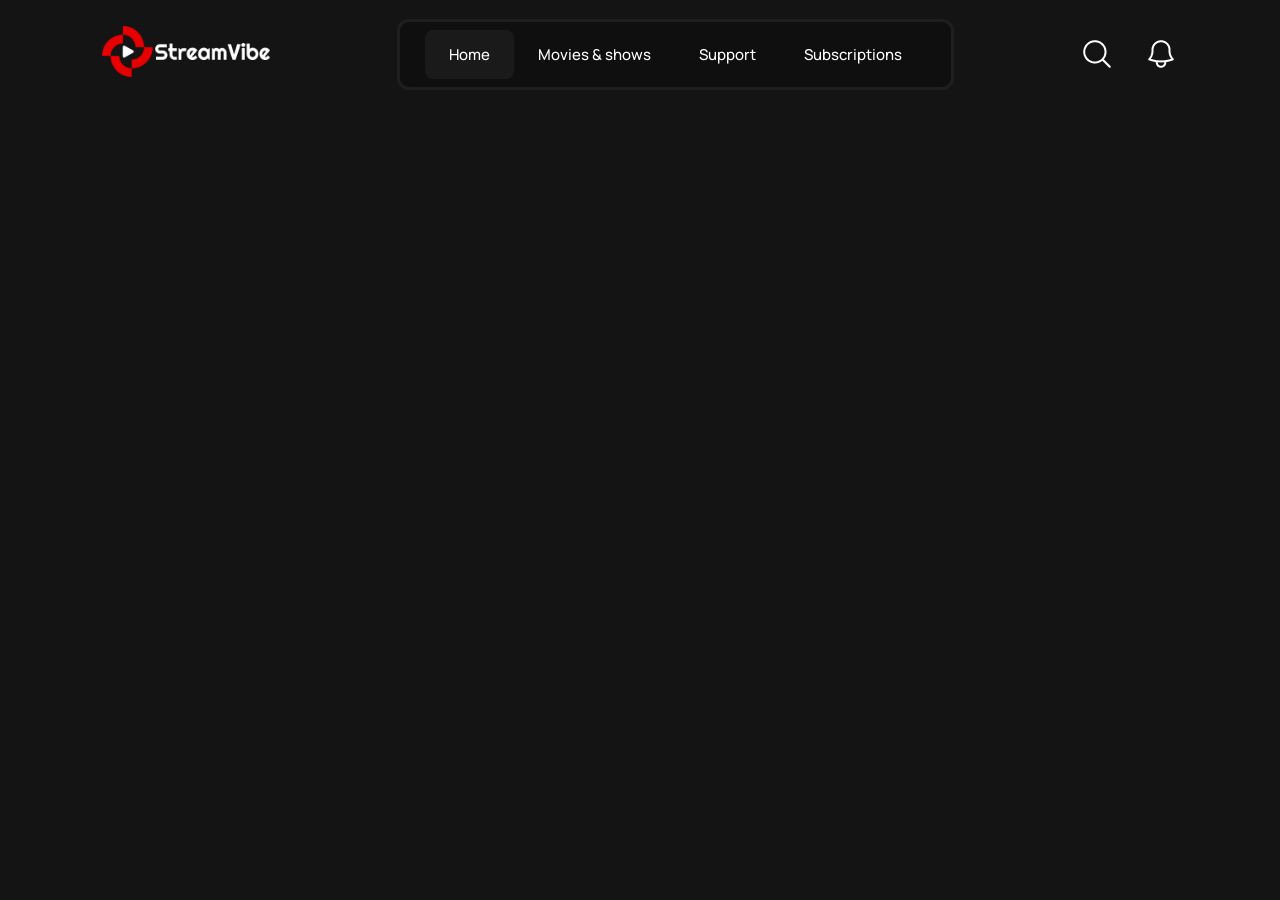
<file: HTML/index.html>
<!DOCTYPE html>
<html lang="en">
<head>
    <meta charset="UTF-8">
    <meta name="viewport" content="width=device-width, initial-scale=1.0">
    <title>Home</title>
    <link rel="stylesheet" href="https://cdnjs.cloudflare.com/ajax/libs/font-awesome/6.5.0/css/all.min.css">
    <link rel="stylesheet" href="../CSS/style.css">
</head>
<body>

<header>
    <div id="logo">
        <img src="../IMAGES/Logo.png" alt="logo">
    </div>
    <div id="Nav-bar">
        <a href="../HTML/index.html" class="active">Home</a>
        <a href="../HTML/Movies&shows.html">Movies & shows</a>
        <a href="../HTML/support.html" >Support</a>
        <a href="../HTML/subscriptions.html">Subscriptions</a>
    </div>
    <div id="search-notfi-icons">
        <img src="../IMAGES/Icon.png" alt="search-icon">
        <img src="../IMAGES/Icon2.png" alt="Notification-icon">
    </div>
    <div id="side-menu-container">
    <div id="ham-menu">
        <img src="../IMAGES/Button.png" alt="Menu">
    </div>
    <div id="X-mark">
        <i class="fa-solid fa-x"></i>
    </div>
    </div>
    </header>
    <div id="mobile-sidebar">
        <a href="../HTML/index.html" class="active">Home</a>
        <a href="../HTML/Movies&shows.html">Movies & shows</a>
        <a href="../HTML/support.html" >Support</a>
        <a href="../HTML/subscriptions.html">Subscriptions</a>
    </div>
<script src="../JS/index.js"></script> 
</body>
</html>
</file>
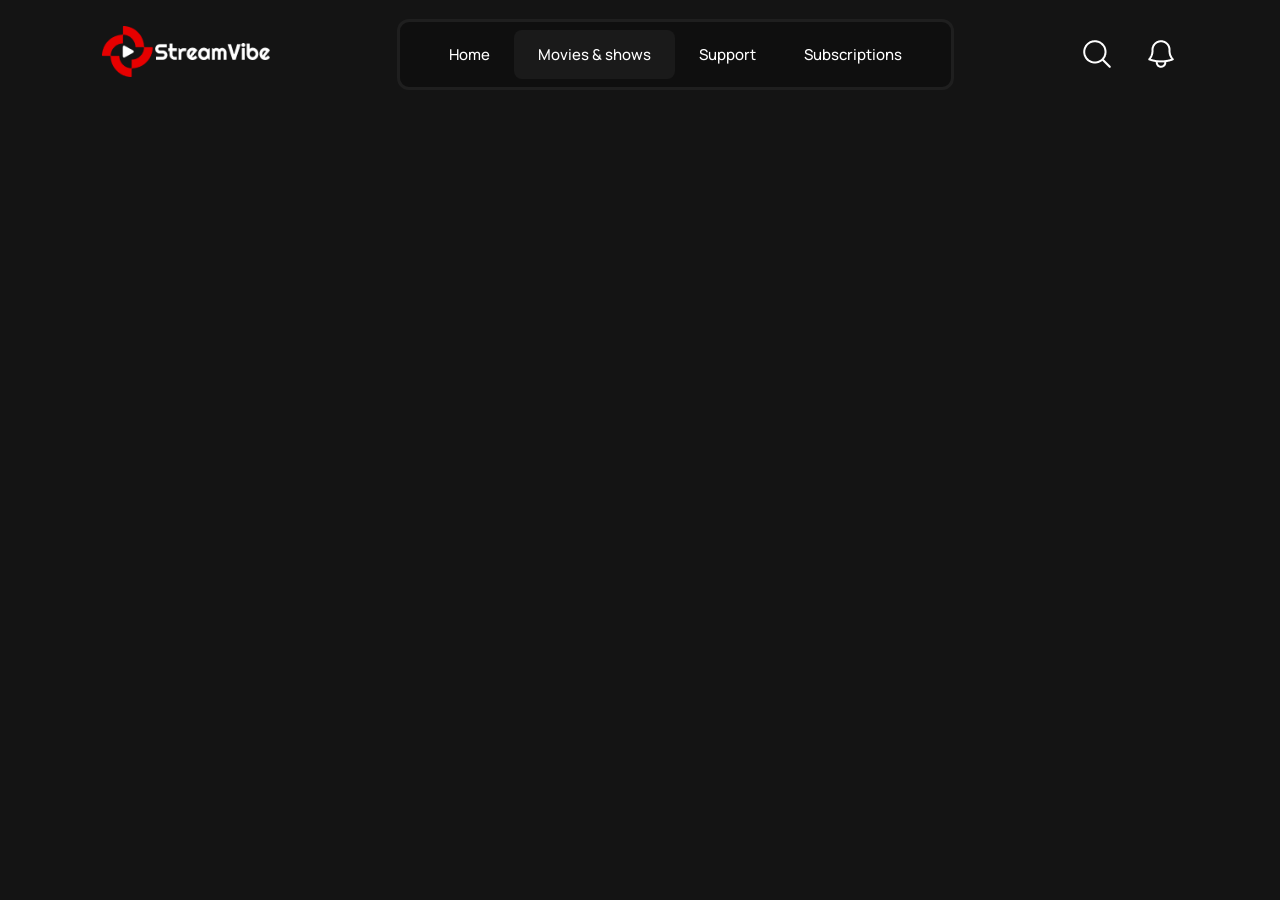
<file: HTML/Movies&shows.html>
<!DOCTYPE html>
<html lang="en">
<head>
    <meta charset="UTF-8">
    <meta name="viewport" content="width=device-width, initial-scale=1.0">
    <title>Movies&Shows</title>
    <link rel="stylesheet" href="https://cdnjs.cloudflare.com/ajax/libs/font-awesome/6.5.0/css/all.min.css">
    <link rel="stylesheet" href="../CSS/style.css">
</head>
<body>

<header>
    <div id="logo">
        <img src="../IMAGES/Logo.png" alt="logo">
    </div>
    <div id="Nav-bar">
        <a href="../HTML/index.html">Home</a>
        <a href="../HTML/Movies&shows.html" class="active">Movies & shows</a>
        <a href="../HTML/support.html" >Support</a>
        <a href="../HTML/subscriptions.html">Subscriptions</a>
    </div>
    <div id="search-notfi-icons">
        <img src="../IMAGES/Icon.png" alt="search-icon">
        <img src="../IMAGES/Icon2.png" alt="Notification-icon">
    </div>
    <div id="side-menu-container">
    <div id="ham-menu">
        <img src="../IMAGES/Button.png" alt="Menu">
    </div>
    <div id="X-mark">
        <i class="fa-solid fa-x"></i>
    </div>
    </div>
    </header>
    <div id="mobile-sidebar">
        <a href="../HTML/index.html">Home</a>
        <a href="../HTML/Movies&shows.html" class="active">Movies & shows</a>
        <a href="../HTML/support.html">Support</a>
        <a href="../HTML/subscriptions.html">Subscriptions</a>
    </div>
<script src="../JS/index.js"></script> 
</body>
</html>
</file>
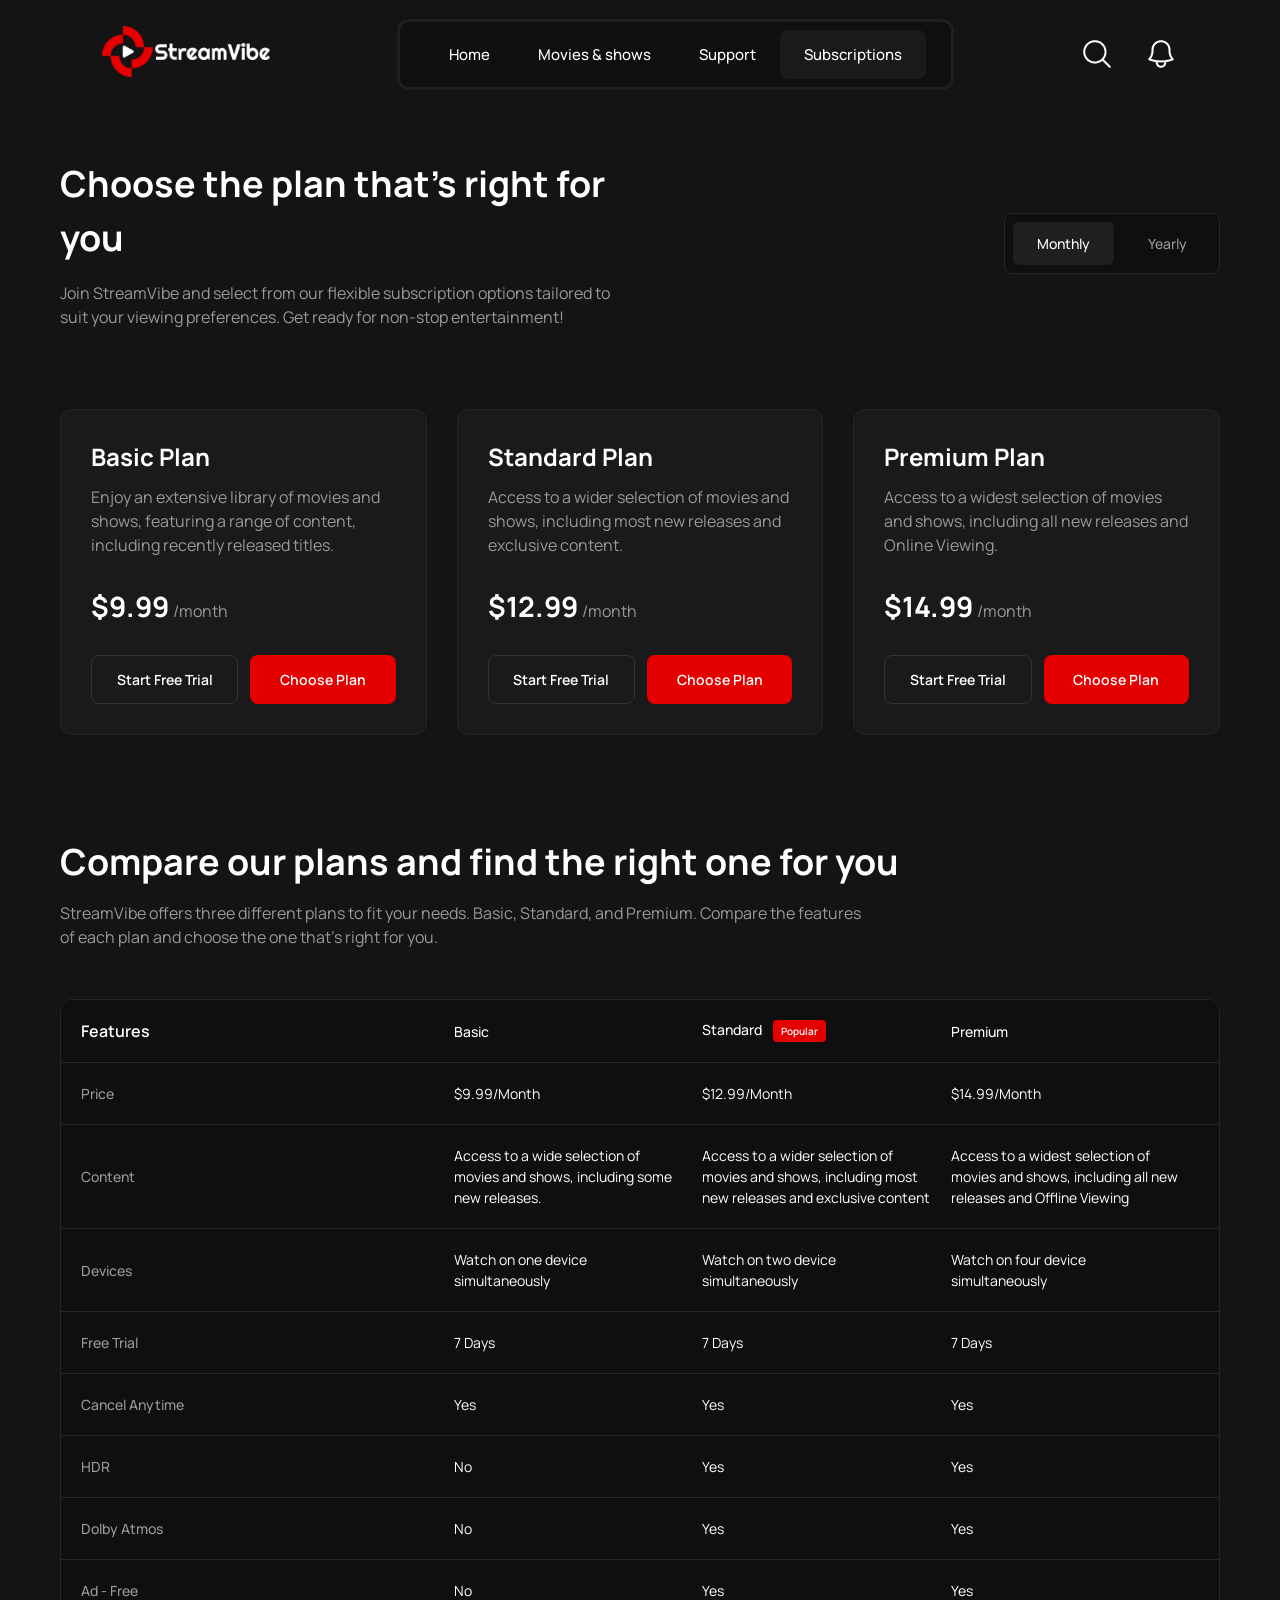
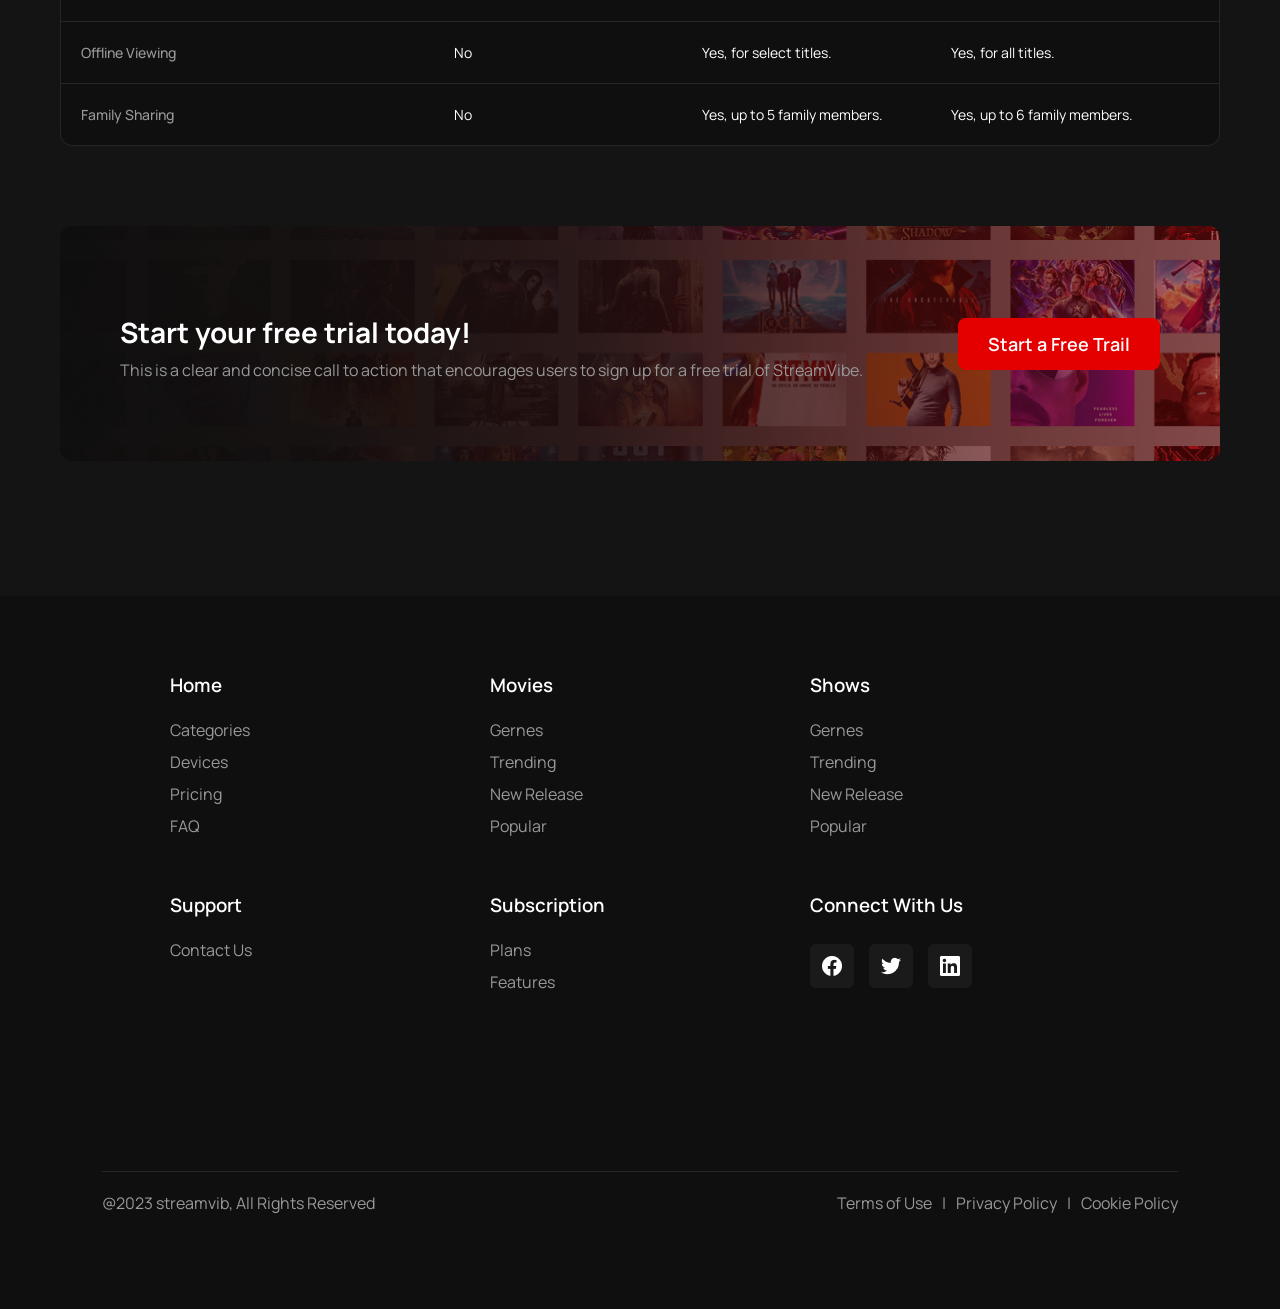
<file: HTML/subscriptions.html>
<!DOCTYPE html>
<html lang="en">
<head>
    <meta charset="UTF-8">
    <meta name="viewport" content="width=device-width, initial-scale=1.0">
    <title>Subscription</title>
    <link rel="stylesheet" href="https://cdnjs.cloudflare.com/ajax/libs/font-awesome/6.5.0/css/all.min.css">
    <link rel="stylesheet" href="../CSS/style.css">
</head>
<body>

<header>
    <div id="logo">
        <img src="../IMAGES/Logo.png" alt="logo">
    </div>
    <div id="Nav-bar">
        <a href="../HTML/index.html">Home</a>
        <a href="../HTML/Movies&shows.html">Movies & shows</a>
        <a href="../HTML/support.html" >Support</a>
        <a href="../HTML/subscriptions.html" class="active">Subscriptions</a>
    </div>
    <div id="search-notfi-icons">
        <img src="../IMAGES/Icon.png" alt="search-icon">
        <img src="../IMAGES/Icon2.png" alt="Notification-icon">
    </div>
    <div id="side-menu-container">
    <div id="ham-menu">
        <img src="../IMAGES/Button.png" alt="Menu">
    </div>
    <div id="X-mark">
        <i class="fa-solid fa-x"></i>
    </div>
    </div>
    </header>
    <div id="mobile-sidebar">
        <a href="../HTML/index.html">Home</a>
        <a href="../HTML/Movies&shows.html">Movies & shows</a>
        <a href="../HTML/support.html" >Support</a>
        <a href="../HTML/subscriptions.html" class="active">Subscriptions</a>
    </div>
    <main id="landing-page-subscriptions">
    <section id="secOne-container">
        <div id="upper-container">
            <div class="text-content">
                <h1>Choose the plan that's right for you</h1>
                <p>Join StreamVibe and select from our flexible subscription options tailored to suit your viewing preferences. Get ready for non-stop entertainment!</p>
            </div>
            <div class="toggle-buttons">
                <a href="#" id="monthly" class="active">Monthly</a>
                <a href="#" id="yearly">Yearly</a>
            </div>
        </div>
        <div id="lower-container">
            <div class="card">
                <h3>Basic Plan</h3>
                <p>Enjoy an extensive library of movies and shows, featuring a range of content, including recently released titles.</p>
                <div class="price-wrapper">
                    <span class="price">$9.99</span>
                    <span class="billing-period">/month</span>
                </div>
                <div class="button-group">
                    <button class="btn-secondary">Start Free Trial</button>
                    <button class="btn-primary">Choose Plan</button>
                </div>
            </div>
            <div class="card">
                <h3>Standard Plan</h3>
                <p>Access to a wider selection of movies and shows, including most new releases and exclusive content.</p>
                <div class="price-wrapper">
                    <span class="price">$12.99</span>
                    <span class="billing-period">/month</span>
                </div>
                <div class="button-group">
                    <button class="btn-secondary">Start Free Trial</button>
                    <button class="btn-primary">Choose Plan</button>
                </div>
            </div>
            <div class="card">
                <h3>Premium Plan</h3>
                <p>Access to a widest selection of movies and shows, including all new releases and Online Viewing.</p>
                <div class="price-wrapper">
                    <span class="price">$14.99</span>
                    <span class="billing-period">/month</span>
                </div>
                <div class="button-group">
                    <button class="btn-secondary">Start Free Trial</button>
                    <button class="btn-primary">Choose Plan</button>
                </div>
            </div>
        </div>
    </section>
        <section id="secTwo-container">
        <div class="text-content">
            <h2>Compare our plans and find the right one for you</h2>
            <p>StreamVibe offers three different plans to fit your needs. Basic, Standard, and Premium. Compare the features of each plan and choose the one that's right for you.</p>
        </div>
        
        <div class="comparison-table">
            <div class="table-header">
                <div class="feature-col">Features</div>
                <div class="plan-col">Basic</div>
                <div class="plan-col popular">Standard <span class="badge">Popular</span></div>
                <div class="plan-col">Premium</div>
            </div>
            
            <div class="table-row">
                <div class="feature-col">Price</div>
                <div class="plan-col">$9.99/Month</div>
                <div class="plan-col">$12.99/Month</div>
                <div class="plan-col">$14.99/Month</div>
            </div>
            
            <div class="table-row">
                <div class="feature-col">Content</div>
                <div class="plan-col">Access to a wide selection of movies and shows, including some new releases.</div>
                <div class="plan-col">Access to a wider selection of movies and shows, including most new releases and exclusive content</div>
                <div class="plan-col">Access to a widest selection of movies and shows, including all new releases and Offline Viewing</div>
            </div>
            
            <div class="table-row">
                <div class="feature-col">Devices</div>
                <div class="plan-col">Watch on one device simultaneously</div>
                <div class="plan-col">Watch on two device simultaneously</div>
                <div class="plan-col">Watch on four device simultaneously</div>
            </div>
            
            <div class="table-row">
                <div class="feature-col">Free Trial</div>
                <div class="plan-col">7 Days</div>
                <div class="plan-col">7 Days</div>
                <div class="plan-col">7 Days</div>
            </div>
            
            <div class="table-row">
                <div class="feature-col">Cancel Anytime</div>
                <div class="plan-col">Yes</div>
                <div class="plan-col">Yes</div>
                <div class="plan-col">Yes</div>
            </div>
            
            <div class="table-row">
                <div class="feature-col">HDR</div>
                <div class="plan-col">No</div>
                <div class="plan-col">Yes</div>
                <div class="plan-col">Yes</div>
            </div>
            
            <div class="table-row">
                <div class="feature-col">Dolby Atmos</div>
                <div class="plan-col">No</div>
                <div class="plan-col">Yes</div>
                <div class="plan-col">Yes</div>
            </div>
            
            <div class="table-row">
                <div class="feature-col">Ad - Free</div>
                <div class="plan-col">No</div>
                <div class="plan-col">Yes</div>
                <div class="plan-col">Yes</div>
            </div>
            
            <div class="table-row">
                <div class="feature-col">Offline Viewing</div>
                <div class="plan-col">No</div>
                <div class="plan-col">Yes, for select titles.</div>
                <div class="plan-col">Yes, for all titles.</div>
            </div>
            
            <div class="table-row">
                <div class="feature-col">Family Sharing</div>
                <div class="plan-col">No</div>
                <div class="plan-col">Yes, up to 5 family members.</div>
                <div class="plan-col">Yes, up to 6 family members.</div>
            </div>
        </div>
    </section>
     <section id="trail-div">
            <div id="text-content">
                <h3>
                    Start your free trial today!
                </h3>
                <p>
                    This is a clear and concise call to action that encourages users to sign up for a free trial of StreamVibe.
                </p>
            </div>
            <div id="trail-button">
                <button>Start a Free Trail</button>
            </div>
        </section>
</main>
   <footer>
        <div id="footer-div1">
            <div>
                <h3>Home</h3>
                <ul>
                    <li><a href="#">Categories</a></li>
                    <li><a href="#">Devices</a></li>
                    <li><a href="#">Pricing</a></li>
                    <li><a href="#">FAQ</a></li>
                </ul>
            </div>

            <div>
                <h3>Movies</h3>
                <ul>
                    <li><a href="#">Gernes</a></li>
                    <li><a href="#">Trending</a></li>
                    <li><a href="#">New Release</a></li>
                    <li><a href="#">Popular</a></li>
                </ul>
            </div>

            <div>
                <h3>Shows</h3>
                <ul>
                    <li><a href="#">Gernes</a></li>
                    <li><a href="#">Trending</a></li>
                    <li><a href="#">New Release</a></li>
                    <li><a href="#">Popular</a></li>
                </ul>
            </div>



            <div>
                <h3>Support</h3>
                <ul>
                    <li><a href="#">Contact Us</a></li>
                </ul>
            </div>

            <div>
                <h3>Subscription</h3>
                <ul>
                    <li><a href="#">Plans</a></li>
                    <li><a href="#">Features</a></li>
                </ul>
            </div>

            <div>
                <h3>Connect With Us</h3>
                <div>
                    <div><img src="../IMAGES/facebook.png" alt="Facebook"></div>
                    <div><img src="../IMAGES/twitter.png" alt="Twitter"></div>
                    <div><img src="../IMAGES/In.png" alt="LinkedIn"></div>
                </div>
            </div>

        </div>
        <div id="footer-div2">
            <div>
                @2023 streamvib, All Rights Reserved
            </div>
            <div>
                <a href="#">Terms of Use</a>
                <span>|</span>
                <a href="#">Privacy Policy</a>
                <span>|</span>
                <a href="#">Cookie Policy</a> 
            </div>
        </div>
    </footer>
<script src="../JS/index.js"></script> 
</body>
</html>
</file>
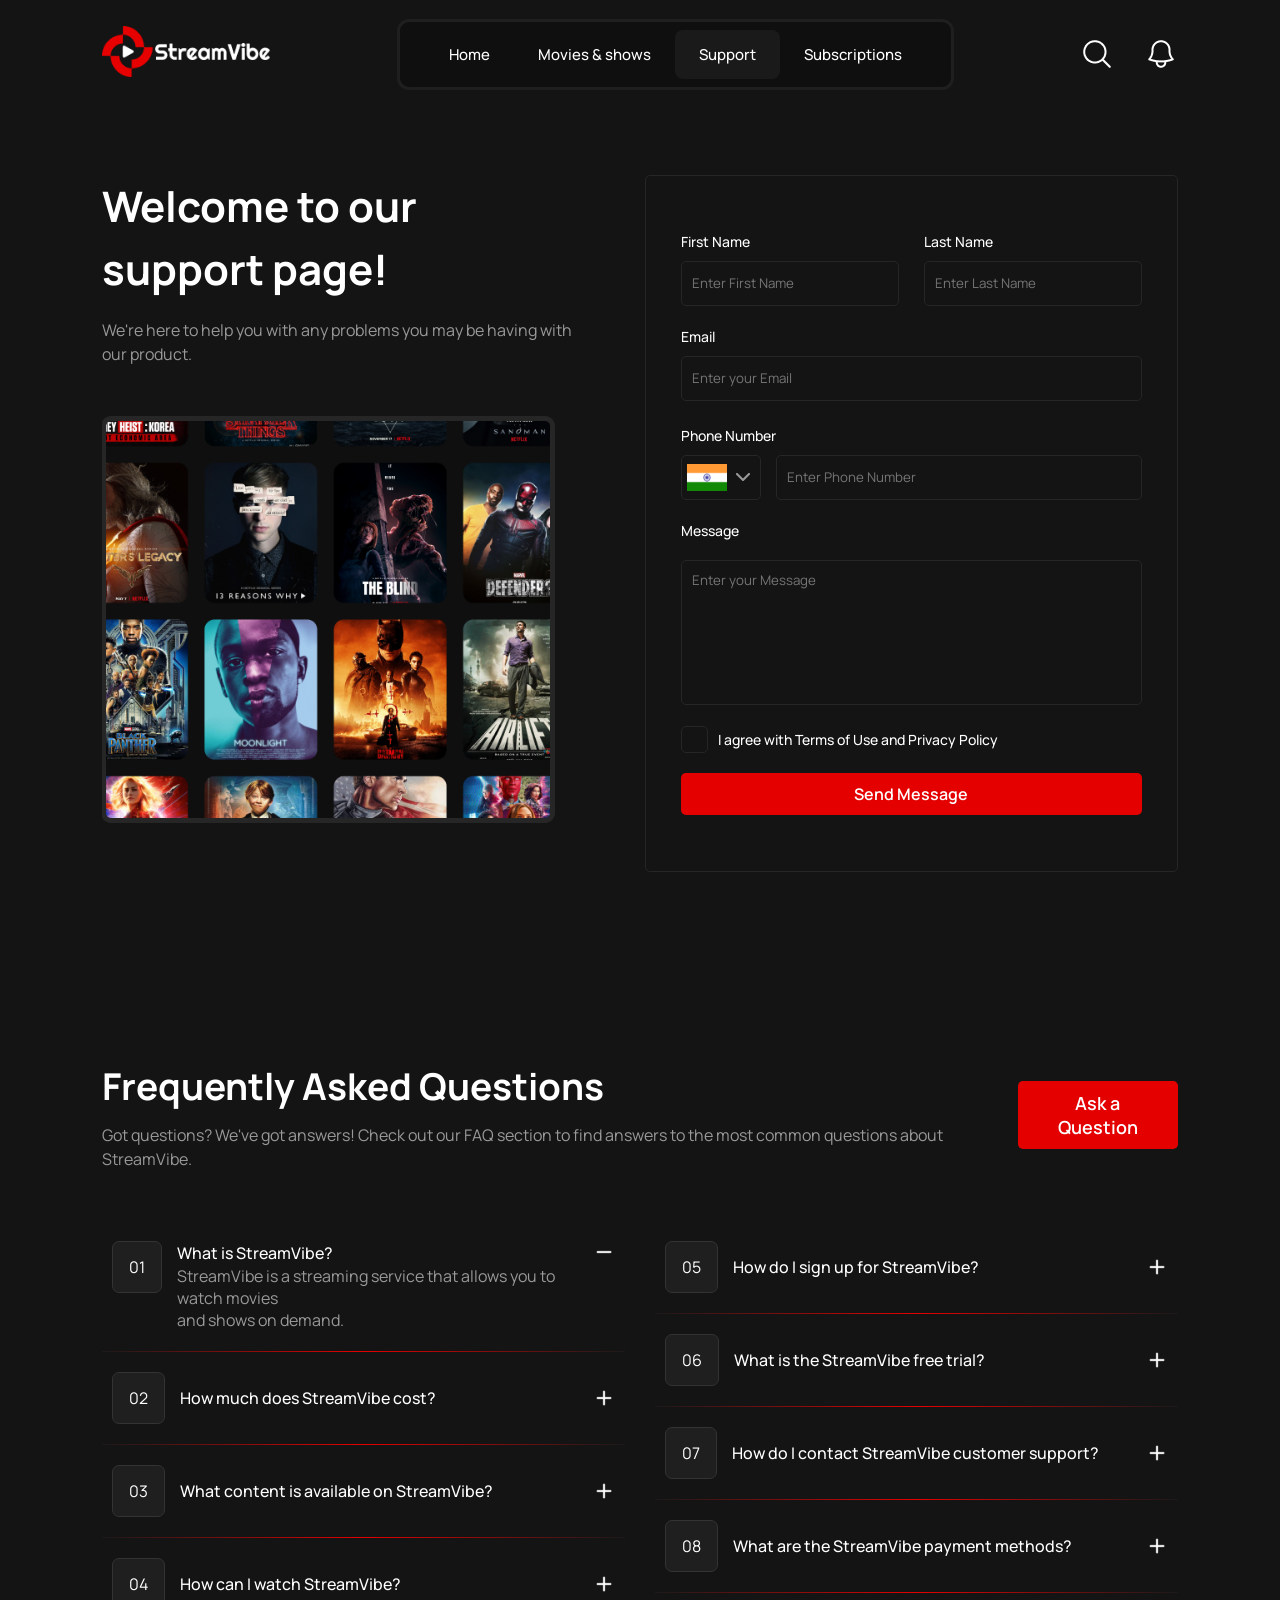
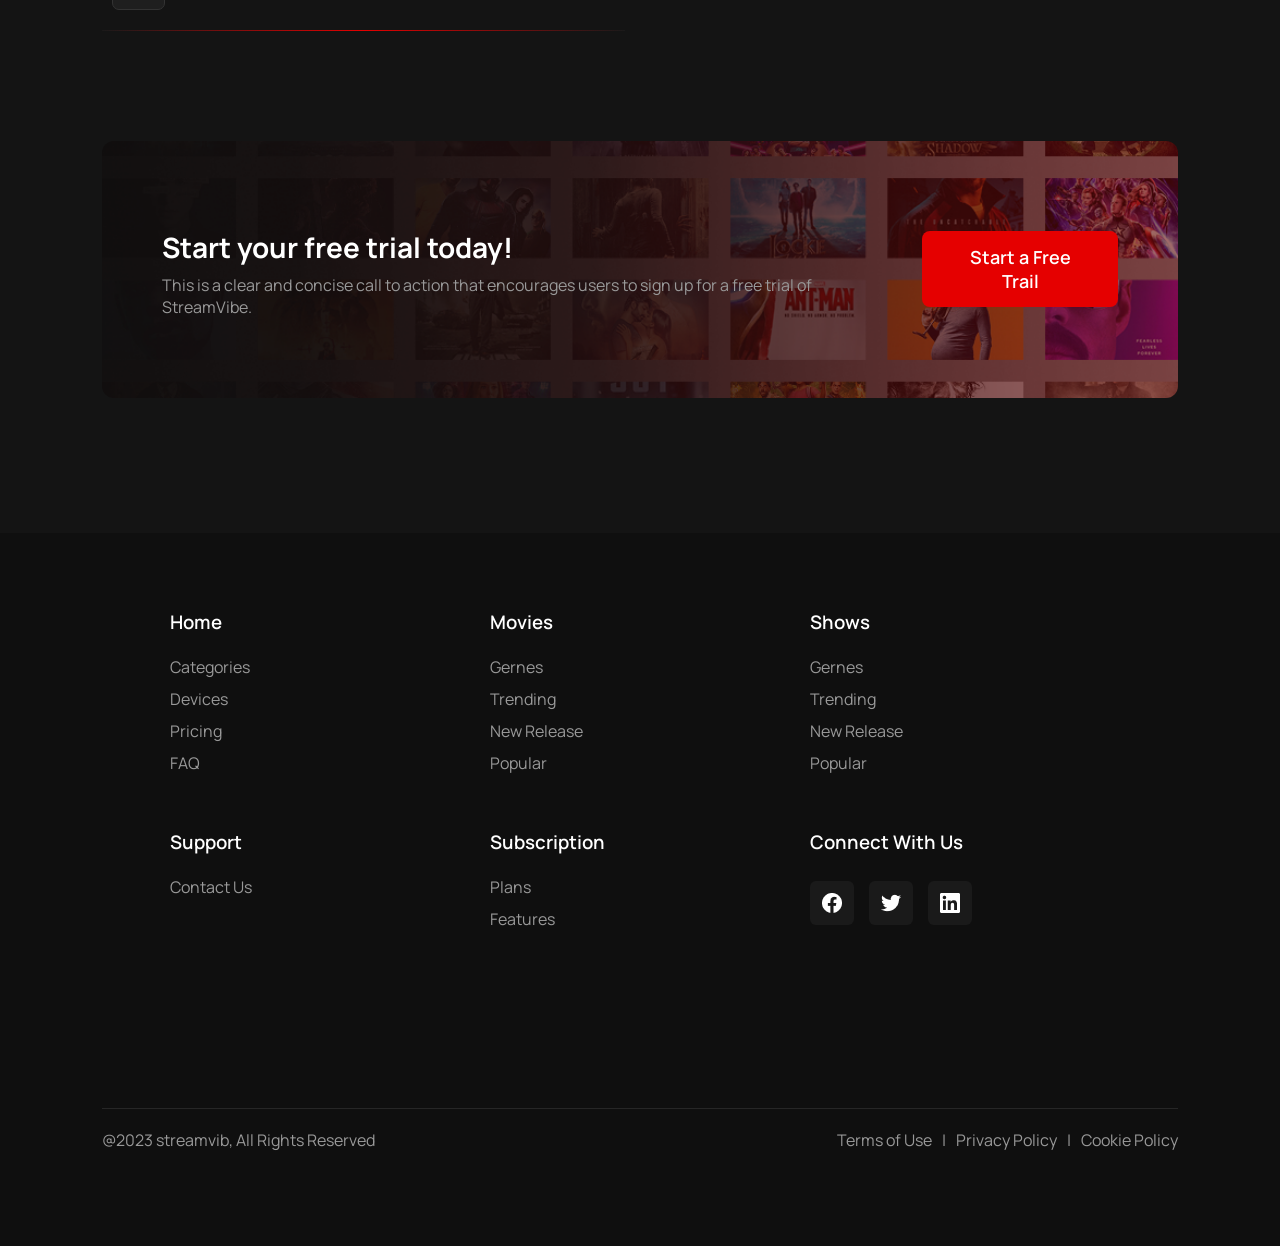
<file: HTML/support.html>
<!DOCTYPE html>
<html lang="en">
<head>
    <meta charset="UTF-8">
    <meta name="viewport" content="width=device-width, initial-scale=1.0">
    <title>Support</title>
    <link rel="stylesheet" href="https://cdnjs.cloudflare.com/ajax/libs/font-awesome/6.5.1/css/all.min.css">
    <link rel="stylesheet" href="../CSS/style.css">
</head>
<body>

    <header>
        <div id="logo">
            <img src="../IMAGES/Logo.png" alt="logo">
        </div>
        <div id="Nav-bar">
            <a href="../HTML/index.html">Home</a>
            <a href="../HTML/Movies&shows.html">Movies & shows</a>
            <a href="../HTML/support.html" class="active">Support</a>
            <a href="../HTML/subscriptions.html">Subscriptions</a>
        </div>
        <div id="search-notfi-icons">
            <img src="../IMAGES/Icon.png" alt="search-icon">
            <img src="../IMAGES/Icon2.png" alt="Notification-icon">
        </div>
        <div id="side-menu-container">
        <div id="ham-menu">
            <img src="../IMAGES/Button.png" alt="Menu">
        </div>
        <div id="X-mark">
            <i class="fa-solid fa-x"></i>
        </div>
        </div>
    </header>
    <div id="mobile-sidebar">
            <a href="../HTML/index.html">Home</a>
            <a href="../HTML/Movies&shows.html">Movies & shows</a>
            <a href="../HTML/support.html" class="active">Support</a>
            <a href="../HTML/subscriptions.html">Subscriptions</a>
    </div>
    <main id="Land-page-support">

        <section id="welcome-form-divs">


            <div id="welcome-div">
                <h1>Welcome to our support page!</h1>
                <p>We're here to help you with any problems you may be having with <br> our product.</p>
                <div>
                    <img src="../IMAGES/Sub Container.png" alt="movies-pic">
                </div>
                
            </div>


            <div id="form-div">
                <form id="form">
                    <div class="form-row">
                        <div class="w-50">
                        <h3>First Name</h3>
                        <input type="text" placeholder="Enter First Name">
                        </div>
    
                        <div class="w-50">
                        <h3>Last Name</h3>
                        <input type="text" placeholder="Enter Last Name">
                        </div>
                    </div>
    
                    <div class="form-row">
                        <div class="w-50">
                        <h3>Email</h3>
                        <input type="email" placeholder="Enter your Email">
                        </div>
                        <div class="w-50-special">
                            <h3>Phone Number</h3>
                            <div class="w-50-special-inside">
                                <div class="dropdown">
                                    <img src="../IMAGES/45905ff594ea81e4c2c6c594416c7c84aaa8808a.png" alt="country-pic" style="width: 40px;">
                                    <img id="arrow" src="../IMAGES/arrow.png" alt="arrowdown-icon">
                                </div>
                                <div class="input">
                                    <input type="tel" placeholder="Enter Phone Number">
                                </div>
                            </div>
                        </div>
                    </div>
                    <div id="message-div">
                        <h3>Message</h3>
                        <textarea name="" id="" placeholder="Enter your Message"></textarea>
                    </div>
                    <div id="last-row-div">
                        <div class="tos">
                            <input type="checkbox" required class> 
                            <p>
                                I agree with Terms of Use and Privacy Policy
                            </p>
                        </div>
                        <button>Send Message</button>
                    </div>
                </form>
            </div>
        </section>

        <section id="Questions-row">
    <div>
        <div>
            <h1>Frequently Asked Questions</h1>
            <p>Got questions? We've got answers! Check out our FAQ section to find answers to the most common questions about StreamVibe.</p>
        </div>
        <div>
            <button>Ask a Question</button>
        </div>
    </div>

    <div id="faq-container">
        <div id="left-questions">
            <div>
                <div>01</div>
                <div>
                    <h4>What is StreamVibe?</h4>
                    <p>StreamVibe is a streaming service that allows you to watch movies <br> and shows on demand.</p>
                </div>
                <div>
                    <img src="../IMAGES/minus.png" alt="close">
                </div>
            </div>
            <div>
                <div>02</div>
                <div>
                    <h4>How much does StreamVibe cost?</h4>
                </div>
                <div>
                    <img src="../IMAGES/plus.png" alt="add">
                </div>
            </div>
            <div>
                <div>03</div>
                <div>
                    <h4>What content is available on StreamVibe?</h4>
                </div>
                <div>
                    <img src="../IMAGES/plus.png" alt="add">
                </div>
            </div>
            <div>
                <div>04</div>
                <div>
                    <h4>How can I watch StreamVibe?</h4>
                </div>
                <div>
                    <img src="../IMAGES/plus.png" alt="add">
                </div>
            </div>
        </div>
        
        <div id="right-questions">
            <div>
                <div>05</div>
                <div>
                    <h4>How do I sign up for StreamVibe?</h4>
                </div>
                <div>
                    <img src="../IMAGES/plus.png" alt="add">
                </div>
            </div>
            <div>
                <div>06</div>
                <div>
                    <h4>What is the StreamVibe free trial?</h4>
                </div>
                <div>
                    <img src="../IMAGES/plus.png" alt="add">
                </div>
            </div>
            <div>
                <div>07</div>
                <div>
                    <h4>How do I contact StreamVibe customer support?</h4>
                </div>
                <div>
                    <img src="../IMAGES/plus.png" alt="add">
                </div>
            </div>
            <div>
                <div>08</div>
                <div>
                    <h4>What are the StreamVibe payment methods?</h4>
                </div>
                <div>
                    <img src="../IMAGES/plus.png" alt="add">
                </div>
            </div>
        </div>
    </div>
        </section>

        <section id="trail-div">
            <div id="text-content">
                <h3>
                    Start your free trial today!
                </h3>
                <p>
                    This is a clear and concise call to action that encourages users to sign up for a free trial of StreamVibe.
                </p>
            </div>
            <div id="trail-button">
                <button>Start a Free Trail</button>
            </div>
        </section>

    </main>

    <footer>
        <div id="footer-div1">
            <div>
                <h3>Home</h3>
                <ul>
                    <li><a href="#">Categories</a></li>
                    <li><a href="#">Devices</a></li>
                    <li><a href="#">Pricing</a></li>
                    <li><a href="#">FAQ</a></li>
                </ul>
            </div>

            <div>
                <h3>Movies</h3>
                <ul>
                    <li><a href="#">Gernes</a></li>
                    <li><a href="#">Trending</a></li>
                    <li><a href="#">New Release</a></li>
                    <li><a href="#">Popular</a></li>
                </ul>
            </div>

            <div>
                <h3>Shows</h3>
                <ul>
                    <li><a href="#">Gernes</a></li>
                    <li><a href="#">Trending</a></li>
                    <li><a href="#">New Release</a></li>
                    <li><a href="#">Popular</a></li>
                </ul>
            </div>



            <div>
                <h3>Support</h3>
                <ul>
                    <li><a href="#">Contact Us</a></li>
                </ul>
            </div>

            <div>
                <h3>Subscription</h3>
                <ul>
                    <li><a href="#">Plans</a></li>
                    <li><a href="#">Features</a></li>
                </ul>
            </div>

            <div>
                <h3>Connect With Us</h3>
                <div>
                    <div><img src="../IMAGES/facebook.png" alt="Facebook"></div>
                    <div><img src="../IMAGES/twitter.png" alt="Twitter"></div>
                    <div><img src="../IMAGES/In.png" alt="LinkedIn"></div>
                </div>
            </div>

        </div>
        <div id="footer-div2">
            <div>
                @2023 streamvib, All Rights Reserved
            </div>
            <div>
                <a href="#">Terms of Use</a>
                <span>|</span>
                <a href="#">Privacy Policy</a>
                <span>|</span>
                <a href="#">Cookie Policy</a> 
            </div>
        </div>
    </footer>
    <script src="../JS/index.js"></script>
</body>
</html>
</file>
<file: CSS/style.css>
@import url('https://fonts.googleapis.com/css2?family=Manrope:wght@200..800&display=swap');
*{
    margin: 0;
    padding: 0;
    box-sizing: border-box;
    font-family: "Manrope", sans-serif;
}
body {
    background-color: #141414;
    overflow-x: hidden;
    position: relative;
}
:root {
    --nav-links-color: #FFFFFF;
    --nav-links-backcolor: #1A1A1A;
    --nav-bar-backcolor: #0F0F0F;
    --nav-bar-border-color: #1F1F1F;
    --buttons-backcolor:#E50000;
}


header {
    width: 100%;
    display: flex;
    align-items: center;
    justify-content: space-between;
    padding: 0 102px;
    z-index: 999;
    position: fixed;
    height: 12vh;
    top: 0;
    right: 0;
    background-color: #141414;
    
    #side-menu-container {
        display: none;
        position: relative;
    }

    #ham-menu,
    #X-mark {
        position: absolute;
        right: 0;
        display: flex;
        align-items: center;
        justify-content: center;
        width: 50px;
        height: 50px;
        color: #FFFFFF;
        cursor: pointer;
       
    }
    #mobile-sidebar {
        display: none;
    }

    #logo{
        img{
            width: 168px;
        }
    }

    #Nav-bar {
        display: flex;
        align-items: center;
        justify-content: center;
        padding: 8px 25px;
        border: solid 3px;
        border-radius: 12px;
        background-color: var(--nav-bar-backcolor);
        border-color: var(--nav-bar-border-color);
        a {
            color: var(--nav-links-color);
            text-decoration: none;
            padding: 14px 24px;
            border: 1px;
            border-radius: 8px;
            font-weight: 500;
            font-size: 15px;
        }
    }
    .active {
        background-color: var(--nav-links-backcolor);
    }
    #search-notfi-icons {
        display: flex;
        align-items: center;
        justify-content: center;
        gap: 30px;
        &:hover {
            cursor: pointer;
        }
    }
}


#Land-page-support {
    width: 100%;
    padding: 0px 102px;
    display: flex;
    flex-direction: column;
    align-items: center;
    justify-content: center;
    margin-top: 15vh;
    gap: 110px;

    #welcome-form-divs {
        width: 100%;
        height: 88vh;
        display: flex;
        gap: 40px;
        padding-top: 2vh;

        #welcome-div {
        display: flex;
        flex-direction: column;
        align-items: flex-start;
        
            h1 {
                font-weight: 700;
                font-size: 42px;
                width: 80%;
                font: bold;
                color: var(--nav-links-color);
                line-height: 150%;
                margin-bottom: 17px;
            }
            p {
                font-weight: 400;
                font-size: 16px;
                color: #999;
                line-height: 150%;
                margin-bottom: 50px;
            }
            div {
                width: 100%;
                
                img {
                    width: 90%;              
                    /* max-height: 50vh;  */
                    aspect-ratio: 1 / 0.9;
                    object-fit: cover; 
                    display: block;  
                }   

            }
    }
    #form-div{
        width: 60%;
        display: flex;
        justify-content: center;

        #form{
            width: 90%;
            height: 90%;
            border: 1px solid #262626;
            background-color: #141414;
            border-radius: 5px;
            padding: 35px;
            display: flex;
            flex-direction: column;
            justify-content: space-evenly;
            /* gap: 40px; */

            .form-row{
                width: 100%;
                display: flex;
                gap: 25px;
    
                .w-50{
                    width: 50%;
                    display: flex;
                    flex-direction: column;
                    gap: 10px;
                    input{
                        width: 100%;
                        height: 45px;
                        padding: 10px;
                        outline: none;
                        border: 1px solid #262626;
                        background-color: #141414;
                        border-radius: 5px;
                        color: #fff;
                    }
                    h3{
                        color: #fff;
                        font-weight: 500;
                        font-size: 14px;
                    }
                }
                .w-50-special{
                    width: 50%;
                    display: flex;
                    flex-direction: column;
                    gap: 10px;
                    h3{
                        color: #fff;
                        font-weight: 500;
                        font-size: 14px;
                    }
                    .w-50-special-inside{
                        display: flex;
                        width: 100%;
                        gap: 15px;
                        .dropdown{
                            width: 80px;
                            height: 45px;
                            padding: 0 5px;
                            display: flex;
                            gap: 4px;
                            align-items: center;
                            justify-content: center;
                            background-color: #141414;
                            border: 1px solid #262626;
                            border-radius: 5px;
                            #arrow{
                                cursor: pointer;
                            }
                        }
                        .input{
                            width: 100%;
                            input{
                                width: 100%;
                                height: 45px;
                                padding: 10px;
                                outline: none;
                                border: 1px solid #262626;
                                background-color: #141414;
                                border-radius: 5px;
                                color: #fff;
                            }
                        }
                        
                    }
                }
            }
    
            #message-div{
                width: 100%;
                display: flex;
                flex-direction: column;
                gap: 20px;
                h3{ 
                    color: #fff;
                    font-weight: 500;
                    font-size: 14px;
                }
                textarea{
                    width: 100%;
                    height: 145px;
                    padding: 10px;
                    outline: none;
                    border: 1px solid #262626;
                    background-color: #141414;
                    border-radius: 5px;
                    color: #fff;
                    resize: none;
                }
            }
            #last-row-div{
                display: flex;
                justify-content: space-between;
                align-items: center;
                .tos{
                    display: flex;
                    align-items: center;
                    gap: 10px;
                    input{ /* the checkbox */
                        appearance: none;
                        width: 27px;
                        height: 27px;
                        border: 1px solid #262626;
                        background-color: #141414;
                        border-radius: 5px;
                        display: flex;
                        justify-content: center;
                        align-items: center;
                        cursor: pointer;
                    }
                    input::before{
                        content: '';
                        position: absolute;
                        display: flex;
                        justify-content: center;
                        align-items: center;  
                        width: 22px;
                        height: 22px;
                        border-radius: 5px;
                        cursor: pointer;
                        background-image: url("../IMAGES/check.svg");
                        background-size: cover;
                        background-repeat: no-repeat;
                        opacity: 0;
                        visibility: hidden;
                        transition: 200ms ease;
                    }
                    input:checked::before{
                        opacity: 1;
                        visibility: visible;
                    }
                    p{
                        color: #fff;
                        font-weight: 500;  
                        font-size: 14px;
                    }
                }
                button{
                    padding: 10px 22px;
                    color: #fff;
                    font-weight: 600;
                    font-size: 16px;
                    cursor: pointer;
                    border: none;
                    outline: none;
                    background-color: #E50000;
                    border-radius: 5px;
    
                }
            }
        }
    }
}
    #Questions-row {
    width: 100%;
    display: flex;
    flex-direction: column;

    > div:first-child {
        display: flex;
        align-items: center;
        justify-content: space-between;
        gap: 40px;
        margin-bottom: 50px;

        h1 {
            font-weight: 700;
            font-size: 37px;
            font: bold;
            color: var(--nav-links-color);
            line-height: 150%;
            margin-bottom: 8px;
        }
        p {
            font-weight: 400;
            font-size: 16px;
            color: #999;
            line-height: 150%;
        }
        button {
            padding: 10px 21px;
            background-color: var(--buttons-backcolor);
            border-radius: 5px;
            border: none;
            color: #FFFFFF;
            outline: none;
            font-weight: 600;
            font-size: 18px;
            &:hover {
                cursor: pointer;
            }
        }
    }
    #faq-container {
        display: grid;
        width: 100%;
        grid-template-columns: 1fr 1fr;
        gap: 30px;

        #left-questions > div ,#right-questions > div {
            display: flex;
            flex-direction: row;
            align-items: flex-start;
            gap: 15px;
            border-bottom: 1px solid ;
            border-image: linear-gradient(
                to right,
                #1A1A1A,
                #E50000,
                #1A1A1A
            ) 1;
            padding: 20px 10px;
            align-items: center;
        }

        #left-questions > div:first-child {
            align-items: flex-start;
        }

        
        #left-questions > div > div:first-child,
        #right-questions > div > div:first-child {
            padding: 14px 16px;
            color: #FFFFFF;
            background-color: #1F1F1F;
            border-radius: 7px;
            font-weight: 400;
            border: 1px solid #333;
        }

        #left-questions > div > div:nth-child(2),
        #right-questions > div > div:nth-child(2) {
            flex: 1;
        }


        #left-questions > div > div:nth-child(2) h4,
        #right-questions > div > div:nth-child(2) h4 {
            color: #FFFFFF;
            font-weight: 500;
            line-height: 150%;
        }
        #left-questions > div > div:nth-child(2) p {
            color: #999999;
        }

        #left-questions > div > div:last-child,
        #right-questions > div > div:last-child {
            display: flex;
            align-items: center;
            margin-left: auto;
            cursor: pointer;
        }
        #left-questions > div > div:last-child img,
        #right-questions > div > div:last-child img {
            width: 22px;
        }



        





        
    }
}
    #trail-div {
        width: 100%;
        display: flex;
        align-items: center;
        justify-content: space-between;
        padding: 80px 60px;
        border-radius: 12px;
        background-color: #999;
        background-image: url(../IMAGES/Background\ Images.png);
        background-size: cover;
        background-repeat: no-repeat;
        background-position: center;
        gap: 40px;

        #text-content {
            h3 {
                color: #FFFFFF;
                line-height: 190%;
                font-weight: 700;
                font-size: 28px;
            }
            p {
                color: #999999;
                font-weight: 400;
            }
        }

        #trail-button  {
            button {
                padding: 14px 30px;
                background-color: #E50000;
                color: #FFFFFF;
                font-weight: 600;
                font-size: 18px;
                border-radius: 8px;
                outline: none;
                border: none;
                &:hover {
                    cursor: pointer;
                }
            }
        }


    }

}

 #landing-page-subscriptions {
    width: 100%;
    padding: 0 102px;
    display: flex;
    flex-direction: column;
    align-items: center;
    justify-content: center;
    margin-top: 15vh;

    #secOne-container {
        width: 100%;
        display: flex;
        flex-direction: column;
        gap: 80px;
        align-items: center;
        justify-content: center;

        #upper-container {
            width: 100%;
            display: flex;
            justify-content: space-between;
            align-items: center;

            .text-content {
                width: 60%;
                
                h1 {
                    font-weight: 700;
                    font-size: 42px;
                    color: #FFFFFF;
                    line-height: 150%;
                    margin-bottom: 16px;
                }
                
                p {
                    font-weight: 400;
                    font-size: 16px;
                    color: #999999;
                    line-height: 150%;
                }
            }

            .toggle-buttons {
                display: flex;
                gap: 10px;
                padding: 8px;
                background-color: #0F0F0F;
                border: 1px solid #262626;
                border-radius: 8px;

                a {
                    padding: 12px 24px;
                    color: #999999;
                    text-decoration: none;
                    font-weight: 500;
                    font-size: 14px;
                    border-radius: 6px;
                    transition: all 0.3s ease;
                    
                    &.active {
                        background-color: #1F1F1F;
                        color: #FFFFFF;
                    }
                }
            }
        }

        #lower-container {
            display: grid;
            grid-template-columns: repeat(3, 1fr);
            gap: 30px;
            width: 100%;

            .card {
                display: flex;
                flex-direction: column;
                align-items: flex-start;
                background-color: #1A1A1A;
                border: 1px solid #262626;
                border-radius: 12px;
                padding: 40px;

                h3 {
                    font-weight: 700;
                    font-size: 24px;
                    color: #FFFFFF;
                    margin-bottom: 12px;
                }

                p {
                    font-weight: 400;
                    font-size: 16px;
                    color: #999999;
                    line-height: 150%;
                    margin-bottom: 30px;
                }

                .price-wrapper {
                    display: flex;
                    align-items: baseline;
                    gap: 4px;
                    margin-bottom: 30px;

                    .price {
                        font-weight: 700;
                        font-size: 32px;
                        color: #FFFFFF;
                    }

                    .billing-period {
                        font-weight: 400;
                        font-size: 16px;
                        color: #999999;
                    }
                }

                .button-group {
                    display: flex;
                    gap: 12px;
                    width: 100%;

                    button {
                        flex: 1;
                        padding: 14px 20px;
                        border-radius: 8px;
                        border: none;
                        font-weight: 600;
                        font-size: 14px;
                        cursor: pointer;
                        transition: all 0.3s ease;

                        &.btn-secondary {
                            background-color: #1A1A1A;
                            color: #FFFFFF;
                            border: 1px solid #333333;
                            
                            &:hover {
                                background-color: #262626;
                            }
                        }

                        &.btn-primary {
                            background-color: #E50000;
                            color: #FFFFFF;
                            
                            &:hover {
                                background-color: #ff1a1a;
                            }
                        }
                    }
                }
            }
        }
    }
    #secTwo-container {
    width: 100%;
    display: flex;
    flex-direction: column;
    gap: 50px;
    margin-top: 100px;

    .text-content {
        h2 {
            font-weight: 700;
            font-size: 36px;
            color: #FFFFFF;
            line-height: 150%;
            margin-bottom: 12px;
        }
        
        p {
            font-weight: 400;
            font-size: 16px;
            color: #999999;
            line-height: 150%;
            width: 70%;
        }
    }

    .comparison-table {
        width: 100%;
        border: 1px solid #262626;
        border-radius: 12px;
        overflow: hidden;
        background-color: #0F0F0F;

        .table-header {
            display: grid;
            grid-template-columns: 1.5fr 1fr 1fr 1fr;
            background-color: #0F0F0F;
            border-bottom: 1px solid #262626;
            padding: 24px 30px;
            align-items: center;

            .feature-col {
                font-weight: 600;
                font-size: 16px;
                color: #FFFFFF;
            }

            .plan-col {
                font-weight: 500;
                font-size: 16px;
                color: #FFFFFF;
                text-align: left;
                
                &.popular {
                    .badge {
                        display: inline-block;
                        background-color: #E50000;
                        color: #FFFFFF;
                        font-size: 10px;
                        font-weight: 600;
                        padding: 4px 8px;
                        border-radius: 4px;
                        margin-left: 8px;
                        vertical-align: middle;
                    }
                }
            }
        }

        .table-row {
            display: grid;
            grid-template-columns: 1.5fr 1fr 1fr 1fr;
            padding: 24px 30px;
            border-bottom: 1px solid #262626;
            align-items: center;

            &:last-child {
                border-bottom: none;
            }

            .feature-col {
                font-weight: 500;
                font-size: 14px;
                color: #999999;
            }

            .plan-col {
                font-weight: 400;
                font-size: 14px;
                color: #FFFFFF;
                line-height: 150%;
                padding-right: 20px;
            }
        }
    }
}
 #trail-div {
        width: 100%;
        margin-top: 80px;
        display: flex;
        align-items: center;
        justify-content: space-between;
        padding: 80px 60px;
        border-radius: 12px;
        background-color: #999;
        background-image: url(../IMAGES/Background\ Images.png);
        background-size: cover;
        background-repeat: no-repeat;
        background-position: center;
        gap: 40px;

        #text-content {
            h3 {
                color: #FFFFFF;
                line-height: 190%;
                font-weight: 700;
                font-size: 28px;
            }
            p {
                color: #999999;
                font-weight: 400;
            }
        }

        #trail-button  {
            button {
                padding: 14px 30px;
                background-color: #E50000;
                color: #FFFFFF;
                font-weight: 600;
                font-size: 18px;
                border-radius: 8px;
                outline: none;
                border: none;
                &:hover {
                    cursor: pointer;
                }
            }
        }


    }
}
footer {
    margin-top: 15vh;
    width: 100%;
    display: flex;
    flex-direction: column;
    align-items: center;
    justify-content: center;
    background-color: #0F0F0F;
    padding: 75px 102px;
    gap: 80px;
    flex-wrap: wrap;

    #footer-div1 {
        width: 100%;
        display: flex;
        justify-content: center;
        align-items: center;
        flex-wrap: wrap;
        gap: 20px;
    }

    #footer-div1 > div {
        display: flex;
        flex-direction: column;
        width: 300px;
        height: 200px ;
        gap: 20px;
    }

    #footer-div1 > div h3 {
        color: #FFFFFF;
        font-weight: 600;
        line-height: 150%;
        margin: 0;
    }

    #footer-div1 > div ul {
        display: flex;
        flex-direction: column;
        justify-content: center;
        gap: 10px;
        align-items: flex-start;
        list-style: none;
        padding: 0;
    }
    #footer-div1 > div ul li a {
        text-decoration: none;
        color: #999999;
    }
    /* #footer-div1> div:last-child {
        align-items: center;
    } */
    #footer-div1> div:last-child> div {
        display: flex;
        flex-direction: row;
        gap: 15px;
        margin-top: 5px;
    }
    #footer-div1> div:last-child> div> div {
        padding: 12px 12px;
        background-color: #1A1A1A;
        border-radius: 6px;
        &:hover {
            cursor: pointer;
        }
    }
    #footer-div1> div:last-child> div> div> img {
        display: flex;
        align-items: center;
    }

    #footer-div2 {
        width: 100%;
        display: flex;
        align-items: center;
        justify-content: space-between;
        border-top: 1px #262626 solid;
        padding: 20px 0px;
    }
    #footer-div2> div:first-child {
        color:  #999999;
    }

    #footer-div2 > div:nth-child(2) {
        display: flex;
        gap: 10px;


        
    }

    #footer-div2 > div:nth-child(2) a {
        text-decoration: none;
        color: #999999;
    }

    #footer-div2 > div:nth-child(2) span {
        color: #999999;
    }






}

@media (max-width: 1440px) {
    #Land-page-support {
        #welcome-form-divs {
            #form-div{
                #form{
                    width: 100%;
                }
            }    
        }
    }
}

@media (max-width: 1342px) {
    #Land-page-support {
        #welcome-form-divs {
            #form-div {
                #form {
                    .form-row:nth-child(2){
                        flex-direction: column;
                        .w-50,
                        .w-50-special{
                            width: 100% ;
                        }
                    }
                    #last-row-div{
                        flex-direction: column;
                        align-items: flex-start;
                        gap: 20px;
                        button{
                            width: 100%;
                        }
                    }
                }
            }
        }
    }
}

@media (max-width: 1120px) {
    #Land-page-support,
    header {
        padding: 0 60px;
    }

    footer{
        padding: 75px 60px;
    }
}

@media (max-width: 1024px) {
    #Land-page-support {
        #welcome-form-divs{
            flex-direction: column;
            height: fit-content;
            align-items: center;
            #welcome-div{
                width: 100%;
                align-items: center;
                text-align: center;
                div{
                    width: auto;
                    display: flex;
                    justify-content: center;
                    align-items: center;
                }
            }
            #form-div{
                width: 100%;
                #form{
                    gap: 20px;
                }
            }
        }
    }

    header {
        padding: 0px 30px;
        #Nav-bar {
            display: none;
        }
        #search-notfi-icons {
            display: none;
        }
        #side-menu-container {
            display: block;
            width: 50px;
            height: 50px;
            #X-mark {
                display: none;
                border-radius: 8px;
                background-color: #1A1A1A;
                border: 3px solid #262626;
            }
        }
    }

    #mobile-sidebar {
        display: flex;
        position: fixed;
        align-items: flex-start;
        justify-content: flex-start;
        top: 0;
        right: 0;
        transform: translateX(100%);
        z-index: 998;
        padding-top: 120px;
        background-color: var(--nav-bar-backcolor);
        flex-direction: column;
        height: 100vh;
        width: 350px;
        transition: transform ease-out 0.5s;

        a {
            color: var(--nav-links-color);
            width: 100%;
            text-decoration: none;
            padding: 30px 20px;
            font-weight: 500;
            font-size: 15px;
            border-radius: 10px;
        }
    }

    .active {
        background-color: var(--nav-links-backcolor);
    }   

    #Land-page-support {
        #trail-div{
            flex-direction: column  ;
            text-align: center;
            padding: 40px 30px;
            #text-content{
                display: flex;
                flex-direction: column;
                gap: 10px;
            }
        }
    }

    footer{
        #footer-div1{
            justify-content: center;
            text-align: center;
            gap: 50px 20px;
        }
        #footer-div1 > div{
            width: 250px;
            height: fit-content;
        }
        #footer-div1 > div ul{
            align-items: center;
        }
        #footer-div1> div:last-child {
            align-items: center;
        }
    }
}


@media (max-width: 764px) {
    #Land-page-support,
    header{
        padding: 0 25px;
    }

    footer{
        padding: 75px 25px;
        #footer-div2{
            flex-direction: column;
            gap: 10px;
        }
    }

    #Land-page-support {
        #Questions-row {
            #faq-container{
                gap: 0;
                grid-template-columns: none;
            }
        }
    }

    #Land-page-support {
        #Questions-row > div:first-child {
            flex-direction: column;
            text-align: center;
        }
    }    
}

@media (max-width: 480px) {
    #Land-page-support {
        #welcome-form-divs {
            #form-div {
                #form {
                    padding: 35px 20px;
                    .form-row:nth-child(1){
                        flex-direction: column;
                        .w-50{
                            width: 100% ;
                        }
                    }
                }
            }
        }
    }
    #Land-page-support {
        #trail-div{
            #text-content{
                h3{
                    line-height: 140%;
                }
            }
        }
    }

    footer{
        #footer-div2{
            gap: 20px;
        }
        #footer-div2 > div:nth-child(2){
            flex-direction: column;
            span{
                display: none;
            }
        }
    }
}

@media (max-width: 384px) {
    #Land-page-support {
        #welcome-form-divs {
            #form-div {
                #form {
                    .form-row:nth-child(2){
                        flex-direction: column;
                        .w-50-special-inside{
                            width: 100% ;
                            flex-direction: column;
                            .dropdown{
                                width: 100%;
                                gap: 10px;
                                cursor: pointer;
                            }
                        }
                    }
                }
            }
            #welcome-div{
                h1{
                    font-size: 32px;
                    transform: scale(1.1)
                }
            }
        }
    }

    #mobile-sidebar {
        width: 100%;
    }
}




@media (max-width: 1440px) {
    #landing-page-subscriptions {
        padding: 0 60px;
        
        #secOne-container {
            #lower-container {
                .card {
                    padding: 30px;
                    
                    .price-wrapper {
                        .price {
                            font-size: 28px;
                        }
                    }
                }
            }
        }
    }
}

@media (max-width: 1342px) {
    #landing-page-subscriptions {
        #secOne-container {
            #upper-container {
                .text-content {
                    width: 50%;
                    
                    h1 {
                        font-size: 36px;
                    }
                }
            }
        }
        
        #secTwo-container {
            .comparison-table {
                .table-header,
                .table-row {
                    padding: 20px;
                    
                    .plan-col {
                        font-size: 14px;
                    }
                }
            }
        }
    }
}

@media (max-width: 1120px) {
    #landing-page-subscriptions {
        padding: 0 40px;
    }
}

@media (max-width: 1024px) {
    #landing-page-subscriptions {
        padding: 0 30px;
        margin-top: 12vh;
        
        #secOne-container {
            gap: 50px;
            
            #upper-container {
                flex-direction: column;
                text-align: center;
                gap: 30px;
                
                .text-content {
                    width: 100%;
                    
                    h1 {
                        font-size: 32px;
                    }
                }
            }
            
            #lower-container {
                grid-template-columns: 1fr; 
                
                .card {
                    width: 100%;
                    max-width: 500px;
                    margin: 0 auto;
                }
            }
        }
        
        #secTwo-container {
            margin-top: 60px;
            
            .text-content {
                text-align: center;
                
                h2 {
                    font-size: 28px;
                }
                
                p {
                    width: 100%;
                }
            }
            
            .comparison-table {
                overflow-x: auto;  
                
                .table-header,
                .table-row {
                    min-width: 700px;  
                    padding: 20px;
                }
            }
        }
        
        #trail-div {
            flex-direction: column;
            text-align: center;
            padding: 40px 30px;
            margin-top: 60px;
            
            #text-content {
                h3 {
                    font-size: 24px;
                    line-height: 150%;
                }
            }
        }
    }
}

@media (max-width: 764px) {
    #landing-page-subscriptions {
        padding: 0 20px;
        
        #secOne-container {
            #upper-container {
                .toggle-buttons {
                    a {
                        padding: 10px 20px;
                        font-size: 13px;
                    }
                }
            }
            
            #lower-container {
                .card {
                    padding: 25px;
                    
                    h3 {
                        font-size: 20px;
                    }
                    
                    p {
                        font-size: 14px;
                    }
                    
                    .price-wrapper {
                        .price {
                            font-size: 24px;
                        }
                    }
                    
                    .button-group {
                        flex-direction: column;
                        
                        button {
                            width: 100%;
                        }
                    }
                }
            }
        }
        
        #secTwo-container {
            .text-content {
                h2 {
                    font-size: 24px;
                }
                
                p {
                    font-size: 14px;
                }
            }
        }
    }
}

@media (max-width: 480px) {
    #landing-page-subscriptions {
        #secOne-container {
            #upper-container {
                .text-content {
                    h1 {
                        font-size: 26px;
                    }
                }
                
                .toggle-buttons {
                    width: 100%;
                    justify-content: center;
                }
            }
        }
        
        #secTwo-container {
            .comparison-table {
                .table-header,
                .table-row {
                    min-width: 600px;
                    padding: 15px;
                    
                    .feature-col {
                        font-size: 12px;
                    }
                    
                    .plan-col {
                        font-size: 12px;
                    }
                }
            }
        }
        
        #trail-div {
            padding: 30px 20px;
            gap: 20px;
            
            #trail-button {
                width: 100%;
                
                button {
                    width: 100%;
                }
            }
        }
    }
}

@media (max-width: 1024px) {
    #Land-page-support {
        #trail-div {
            flex-direction: column;
            text-align: center;
            padding: 40px 30px;
            
            #text-content {
                display: flex;
                flex-direction: column;
                gap: 10px;
            }
        }
    }
}
</file>
